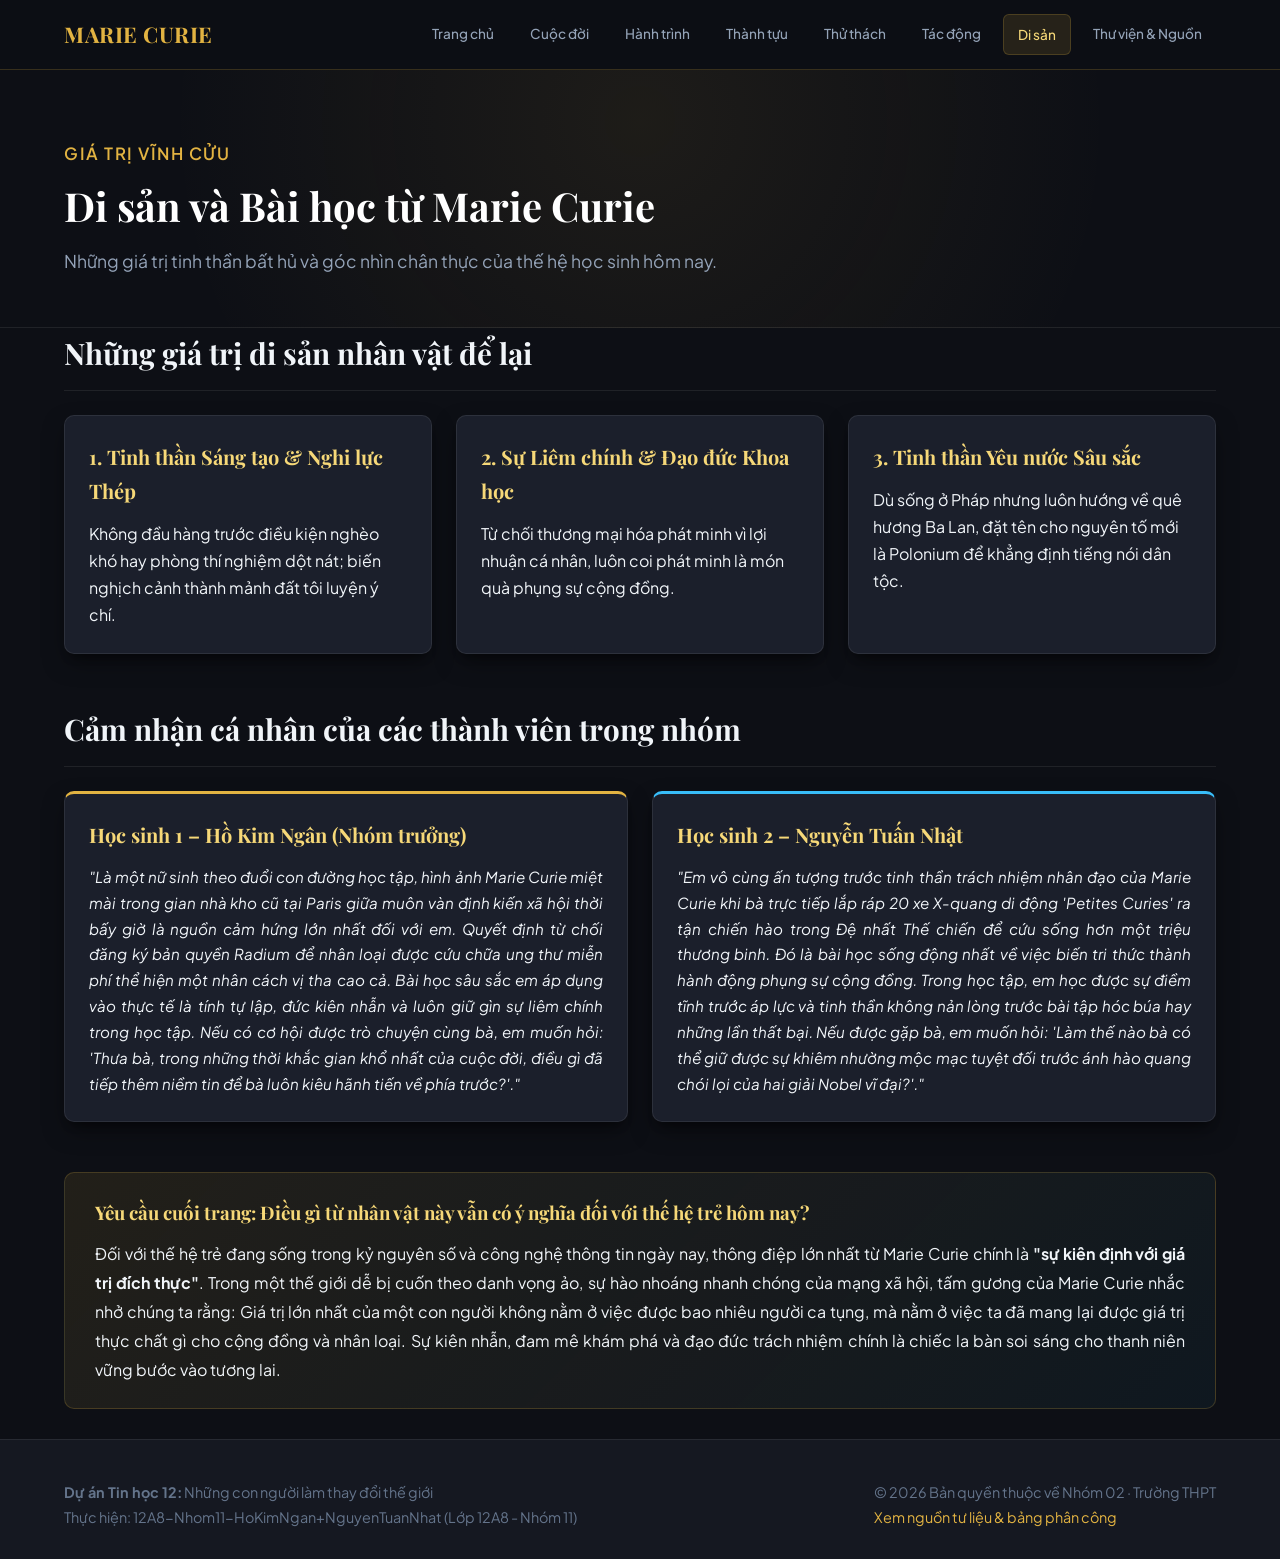
<file: disan_baihoc.html>
<!DOCTYPE html>
<html lang="vi">
<head>
  <meta charset="UTF-8">
  <meta name="viewport" content="width=device-width, initial-scale=1.0">
  <title>Di sản và bài học từ Marie Curie</title>
  <link rel="stylesheet" href="style.css">
  <link href="https://fonts.googleapis.com/css2?family=Playfair+Display:ital,wght@0,600;0,700;1,400&family=Plus+Jakarta+Sans:wght@400;500;600;700&display=swap" rel="stylesheet">
</head>
<body>
<header class="site-header">
  <div class="container header-inner">
    <a href="index.html" class="brand-title">MARIE CURIE</a>
    <nav class="main-nav">
      <ul>
        <li><a href="index.html" class="">Trang chủ</a></li>
        <li><a href="cuocdoi.html" class="">Cuộc đời</a></li>
        <li><a href="hanhtrinh.html" class="">Hành trình</a></li>
        <li><a href="thanhtuu.html" class="">Thành tựu</a></li>
        <li><a href="thuthach.html" class="">Thử thách</a></li>
        <li><a href="tacdong.html" class="">Tác động</a></li>
        <li><a href="disan_baihoc.html" class="active">Di sản</a></li>
        <li><a href="thuvien_nguon.html" class="">Thư viện & Nguồn</a></li>
      </ul>
    </nav>
  </div>
</header>

  <section class="hero-banner">
    <div class="container">
      <p class="page-subtitle">Giá trị vĩnh cửu</p>
      <h1 class="page-title">Di sản và Bài học từ Marie Curie</h1>
      <p class="section-desc">Những giá trị tinh thần bất hủ và góc nhìn chân thực của thế hệ học sinh hôm nay.</p>
    </div>
  </section>

  <main class="container">
    <section class="content-section">
      <h2 class="section-heading">Những giá trị di sản nhân vật để lại</h2>
      <div class="card-grid">
        <div class="card">
          <h3 class="card-title">1. Tinh thần Sáng tạo & Nghi lực Thép</h3>
          <p>Không đầu hàng trước điều kiện nghèo khó hay phòng thí nghiệm dột nát; biến nghịch cảnh thành mảnh đất tôi luyện ý chí.</p>
        </div>
        <div class="card">
          <h3 class="card-title">2. Sự Liêm chính & Đạo đức Khoa học</h3>
          <p>Từ chối thương mại hóa phát minh vì lợi nhuận cá nhân, luôn coi phát minh là món quà phụng sự cộng đồng.</p>
        </div>
        <div class="card">
          <h3 class="card-title">3. Tinh thần Yêu nước Sâu sắc</h3>
          <p>Dù sống ở Pháp nhưng luôn hướng về quê hương Ba Lan, đặt tên cho nguyên tố mới là Polonium để khẳng định tiếng nói dân tộc.</p>
        </div>
      </div>
    </section>

    <section class="content-section">
      <h2 class="section-heading">Cảm nhận cá nhân của các thành viên trong nhóm</h2>
      <div class="card-grid">
        
        <div class="card" style="border-top: 3px solid var(--accent-gold);">
          <h3 class="card-title">Học sinh 1 – Hồ Kim Ngân (Nhóm trưởng)</h3>
          <p style="text-align: justify; font-size: 0.95rem; line-height: 1.7;">
            <em>"Là một nữ sinh theo đuổi con đường học tập, hình ảnh Marie Curie miệt mài trong gian nhà kho cũ tại Paris giữa muôn vàn định kiến xã hội thời bấy giờ là nguồn cảm hứng lớn nhất đối với em. Quyết định từ chối đăng ký bản quyền Radium để nhân loại được cứu chữa ung thư miễn phí thể hiện một nhân cách vị tha cao cả. Bài học sâu sắc em áp dụng vào thực tế là tính tự lập, đức kiên nhẫn và luôn giữ gìn sự liêm chính trong học tập. Nếu có cơ hội được trò chuyện cùng bà, em muốn hỏi: 'Thưa bà, trong những thời khắc gian khổ nhất của cuộc đời, điều gì đã tiếp thêm niềm tin để bà luôn kiêu hãnh tiến về phía trước?'."</em>
          </p>
        </div>

        <div class="card" style="border-top: 3px solid #38bdf8;">
          <h3 class="card-title">Học sinh 2 – Nguyễn Tuấn Nhật</h3>
          <p style="text-align: justify; font-size: 0.95rem; line-height: 1.7;">
            <em>"Em vô cùng ấn tượng trước tinh thần trách nhiệm nhân đạo của Marie Curie khi bà trực tiếp lắp ráp 20 xe X-quang di động 'Petites Curies' ra tận chiến hào trong Đệ nhất Thế chiến để cứu sống hơn một triệu thương binh. Đó là bài học sống động nhất về việc biến tri thức thành hành động phụng sự cộng đồng. Trong học tập, em học được sự điềm tĩnh trước áp lực và tinh thần không nản lòng trước bài tập hóc búa hay những lần thất bại. Nếu được gặp bà, em muốn hỏi: 'Làm thế nào bà có thể giữ được sự khiêm nhường mộc mạc tuyệt đối trước ánh hào quang chói lọi của hai giải Nobel vĩ đại?'."</em>
          </p>
        </div>

      </div>
    </section>

    <section class="content-section highlight-box">
      <h3>Yêu cầu cuối trang: Điều gì từ nhân vật này vẫn có ý nghĩa đối với thế hệ trẻ hôm nay?</h3>
      <p style="text-align: justify; color: #f1f5f9; line-height: 1.8;">
        Đối với thế hệ trẻ đang sống trong kỷ nguyên số và công nghệ thông tin ngày nay, thông điệp lớn nhất từ Marie Curie chính là <strong>"sự kiên định với giá trị đích thực"</strong>. Trong một thế giới dễ bị cuốn theo danh vọng ảo, sự hào nhoáng nhanh chóng của mạng xã hội, tấm gương của Marie Curie nhắc nhở chúng ta rằng: Giá trị lớn nhất của một con người không nằm ở việc được bao nhiêu người ca tụng, mà nằm ở việc ta đã mang lại được giá trị thực chất gì cho cộng đồng và nhân loại. Sự kiên nhẫn, đam mê khám phá và đạo đức trách nhiệm chính là chiếc la bàn soi sáng cho thanh niên vững bước vào tương lai.
      </p>
    </section>
  </main>

<footer class="site-footer">
  <div class="container footer-content">
    <div>
      <p><strong>Dự án Tin học 12:</strong> Những con người làm thay đổi thế giới</p>
      <p>Thực hiện: 12A8-Nhom11-HoKimNgan+NguyenTuanNhat (Lớp 12A8 - Nhóm 11)</p>
    </div>
    <div>
      <p>&copy; 2026 Bản quyền thuộc về Nhóm 02 · Trường THPT</p>
      <p><a href="thuvien_nguon.html" style="color: var(--accent-gold); text-decoration: none;">Xem nguồn tư liệu & bảng phân công</a></p>
    </div>
  </div>
</footer>
</body>
</html>
</file>
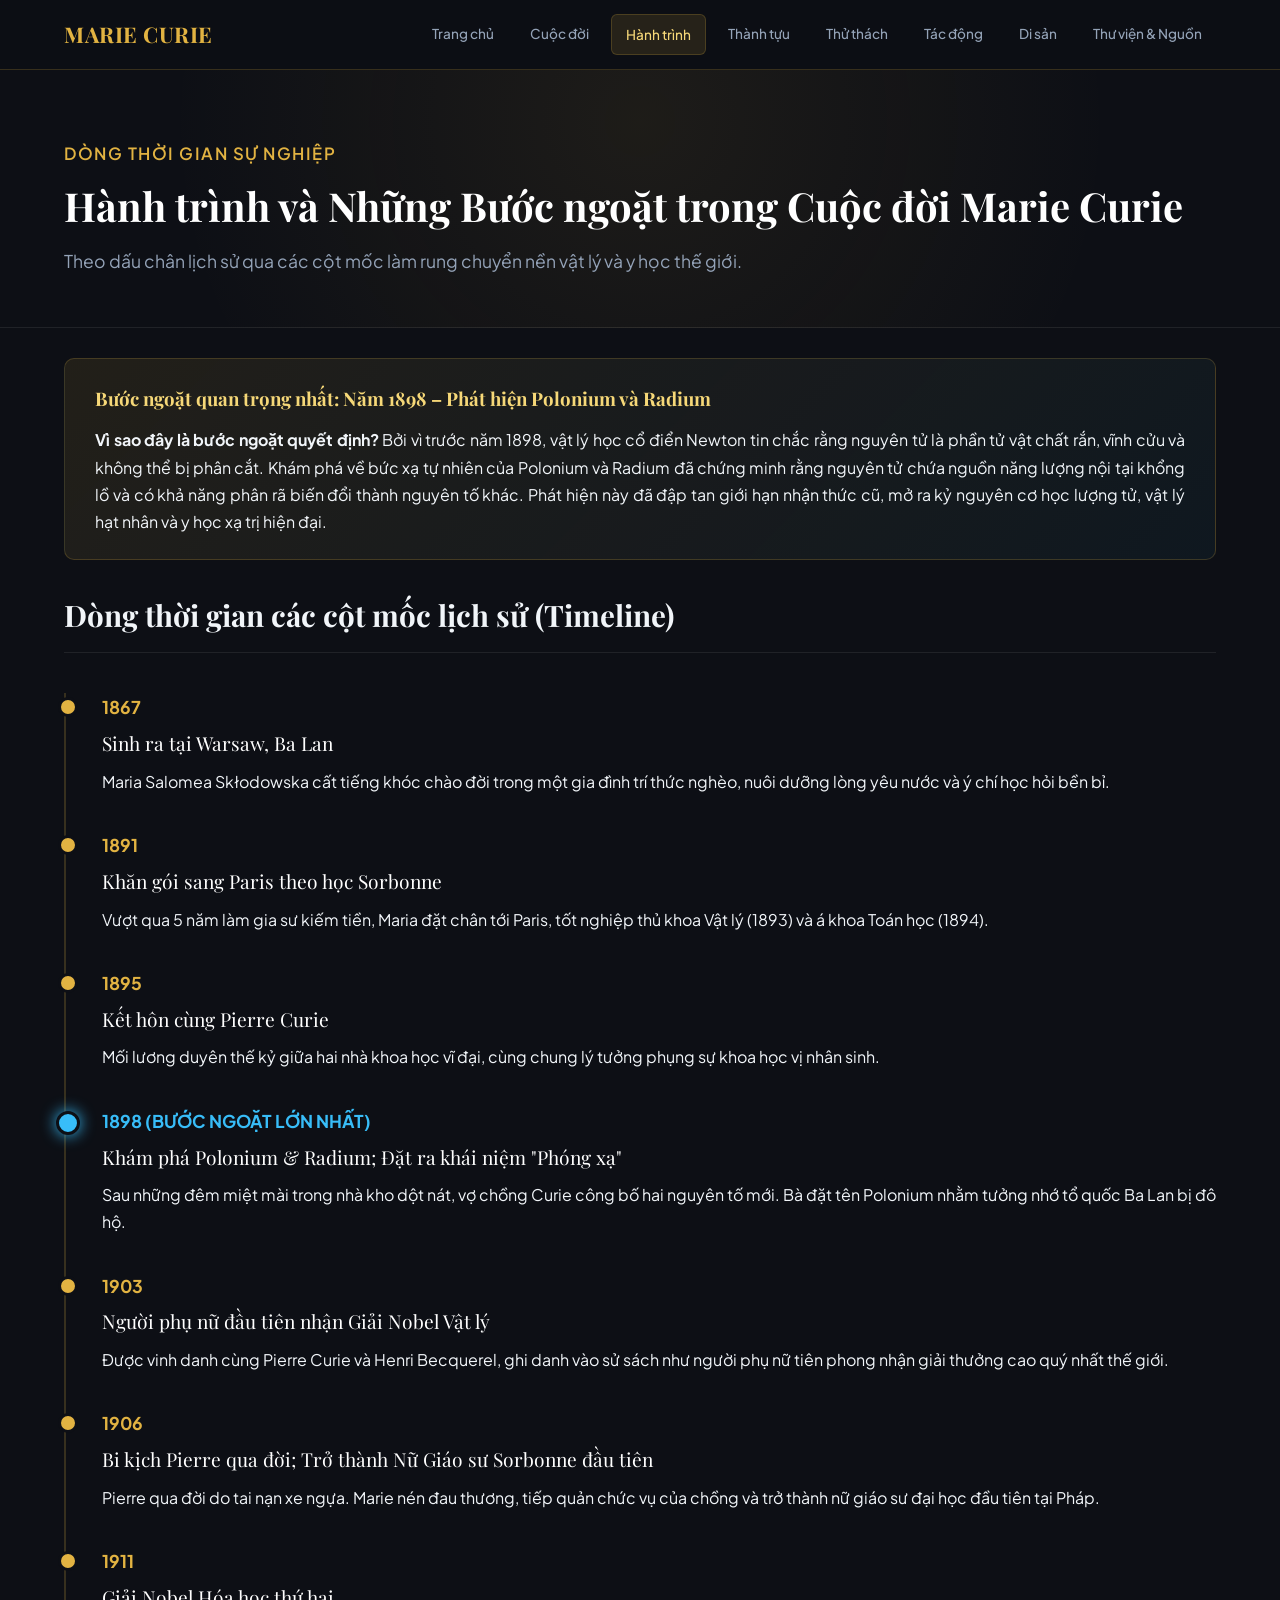
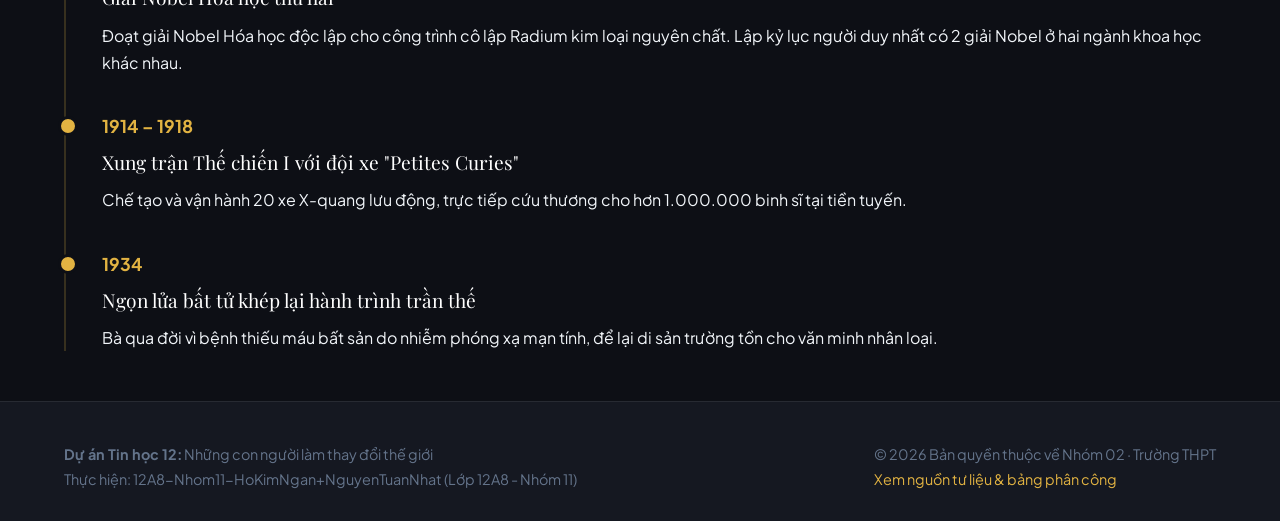
<file: hanhtrinh.html>
<!DOCTYPE html>
<html lang="vi">
<head>
  <meta charset="UTF-8">
  <meta name="viewport" content="width=device-width, initial-scale=1.0">
  <title>Hành trình và những bước ngoặt của Marie Curie</title>
  <link rel="stylesheet" href="style.css">
  <link href="https://fonts.googleapis.com/css2?family=Playfair+Display:ital,wght@0,600;0,700;1,400&family=Plus+Jakarta+Sans:wght@400;500;600;700&display=swap" rel="stylesheet">
</head>
<body>
<header class="site-header">
  <div class="container header-inner">
    <a href="index.html" class="brand-title">MARIE CURIE</a>
    <nav class="main-nav">
      <ul>
        <li><a href="index.html" class="">Trang chủ</a></li>
        <li><a href="cuocdoi.html" class="">Cuộc đời</a></li>
        <li><a href="hanhtrinh.html" class="active">Hành trình</a></li>
        <li><a href="thanhtuu.html" class="">Thành tựu</a></li>
        <li><a href="thuthach.html" class="">Thử thách</a></li>
        <li><a href="tacdong.html" class="">Tác động</a></li>
        <li><a href="disan_baihoc.html" class="">Di sản</a></li>
        <li><a href="thuvien_nguon.html" class="">Thư viện & Nguồn</a></li>
      </ul>
    </nav>
  </div>
</header>

  <section class="hero-banner">
    <div class="container">
      <p class="page-subtitle">Dòng thời gian sự nghiệp</p>
      <h1 class="page-title">Hành trình và Những Bước ngoặt trong Cuộc đời Marie Curie</h1>
      <p class="section-desc">Theo dấu chân lịch sử qua các cột mốc làm rung chuyển nền vật lý và y học thế giới.</p>
    </div>
  </section>

  <main class="container">
    <section class="content-section highlight-box">
      <h3>Bước ngoặt quan trọng nhất: Năm 1898 – Phát hiện Polonium và Radium</h3>
      <p style="text-align: justify; color: #f1f5f9;">
        <strong>Vì sao đây là bước ngoặt quyết định?</strong> Bởi vì trước năm 1898, vật lý học cổ điển Newton tin chắc rằng nguyên tử là phần tử vật chất rắn, vĩnh cửu và không thể bị phân cắt. Khám phá về bức xạ tự nhiên của Polonium và Radium đã chứng minh rằng nguyên tử chứa nguồn năng lượng nội tại khổng lồ và có khả năng phân rã biến đổi thành nguyên tố khác. Phát hiện này đã đập tan giới hạn nhận thức cũ, mở ra kỷ nguyên cơ học lượng tử, vật lý hạt nhân và y học xạ trị hiện đại.
      </p>
    </section>

    <section class="content-section">
      <h2 class="section-heading">Dòng thời gian các cột mốc lịch sử (Timeline)</h2>
      <div class="timeline">
        <div class="timeline-item">
          <div class="timeline-year">1867</div>
          <div class="timeline-title">Sinh ra tại Warsaw, Ba Lan</div>
          <p>Maria Salomea Skłodowska cất tiếng khóc chào đời trong một gia đình trí thức nghèo, nuôi dưỡng lòng yêu nước và ý chí học hỏi bền bỉ.</p>
        </div>

        <div class="timeline-item">
          <div class="timeline-year">1891</div>
          <div class="timeline-title">Khăn gói sang Paris theo học Sorbonne</div>
          <p>Vượt qua 5 năm làm gia sư kiếm tiền, Maria đặt chân tới Paris, tốt nghiệp thủ khoa Vật lý (1893) và á khoa Toán học (1894).</p>
        </div>

        <div class="timeline-item">
          <div class="timeline-year">1895</div>
          <div class="timeline-title">Kết hôn cùng Pierre Curie</div>
          <p>Mối lương duyên thế kỷ giữa hai nhà khoa học vĩ đại, cùng chung lý tưởng phụng sự khoa học vị nhân sinh.</p>
        </div>

        <div class="timeline-item key-turning-point">
          <div class="timeline-year" style="color: #38bdf8;">1898 (BƯỚC NGOẶT LỚN NHẤT)</div>
          <div class="timeline-title">Khám phá Polonium & Radium; Đặt ra khái niệm "Phóng xạ"</div>
          <p>Sau những đêm miệt mài trong nhà kho dột nát, vợ chồng Curie công bố hai nguyên tố mới. Bà đặt tên Polonium nhằm tưởng nhớ tổ quốc Ba Lan bị đô hộ.</p>
        </div>

        <div class="timeline-item">
          <div class="timeline-year">1903</div>
          <div class="timeline-title">Người phụ nữ đầu tiên nhận Giải Nobel Vật lý</div>
          <p>Được vinh danh cùng Pierre Curie và Henri Becquerel, ghi danh vào sử sách như người phụ nữ tiên phong nhận giải thưởng cao quý nhất thế giới.</p>
        </div>

        <div class="timeline-item">
          <div class="timeline-year">1906</div>
          <div class="timeline-title">Bi kịch Pierre qua đời; Trở thành Nữ Giáo sư Sorbonne đầu tiên</div>
          <p>Pierre qua đời do tai nạn xe ngựa. Marie nén đau thương, tiếp quản chức vụ của chồng và trở thành nữ giáo sư đại học đầu tiên tại Pháp.</p>
        </div>

        <div class="timeline-item">
          <div class="timeline-year">1911</div>
          <div class="timeline-title">Giải Nobel Hóa học thứ hai</div>
          <p>Đoạt giải Nobel Hóa học độc lập cho công trình cô lập Radium kim loại nguyên chất. Lập kỷ lục người duy nhất có 2 giải Nobel ở hai ngành khoa học khác nhau.</p>
        </div>

        <div class="timeline-item">
          <div class="timeline-year">1914 – 1918</div>
          <div class="timeline-title">Xung trận Thế chiến I với đội xe "Petites Curies"</div>
          <p>Chế tạo và vận hành 20 xe X-quang lưu động, trực tiếp cứu thương cho hơn 1.000.000 binh sĩ tại tiền tuyến.</p>
        </div>

        <div class="timeline-item">
          <div class="timeline-year">1934</div>
          <div class="timeline-title">Ngọn lửa bất tử khép lại hành trình trần thế</div>
          <p>Bà qua đời vì bệnh thiếu máu bất sản do nhiễm phóng xạ mạn tính, để lại di sản trường tồn cho văn minh nhân loại.</p>
        </div>
      </div>
    </section>
  </main>

<footer class="site-footer">
  <div class="container footer-content">
    <div>
      <p><strong>Dự án Tin học 12:</strong> Những con người làm thay đổi thế giới</p>
      <p>Thực hiện: 12A8-Nhom11-HoKimNgan+NguyenTuanNhat (Lớp 12A8 - Nhóm 11)</p>
    </div>
    <div>
      <p>&copy; 2026 Bản quyền thuộc về Nhóm 02 · Trường THPT</p>
      <p><a href="thuvien_nguon.html" style="color: var(--accent-gold); text-decoration: none;">Xem nguồn tư liệu & bảng phân công</a></p>
    </div>
  </div>
</footer>
</body>
</html>
</file>
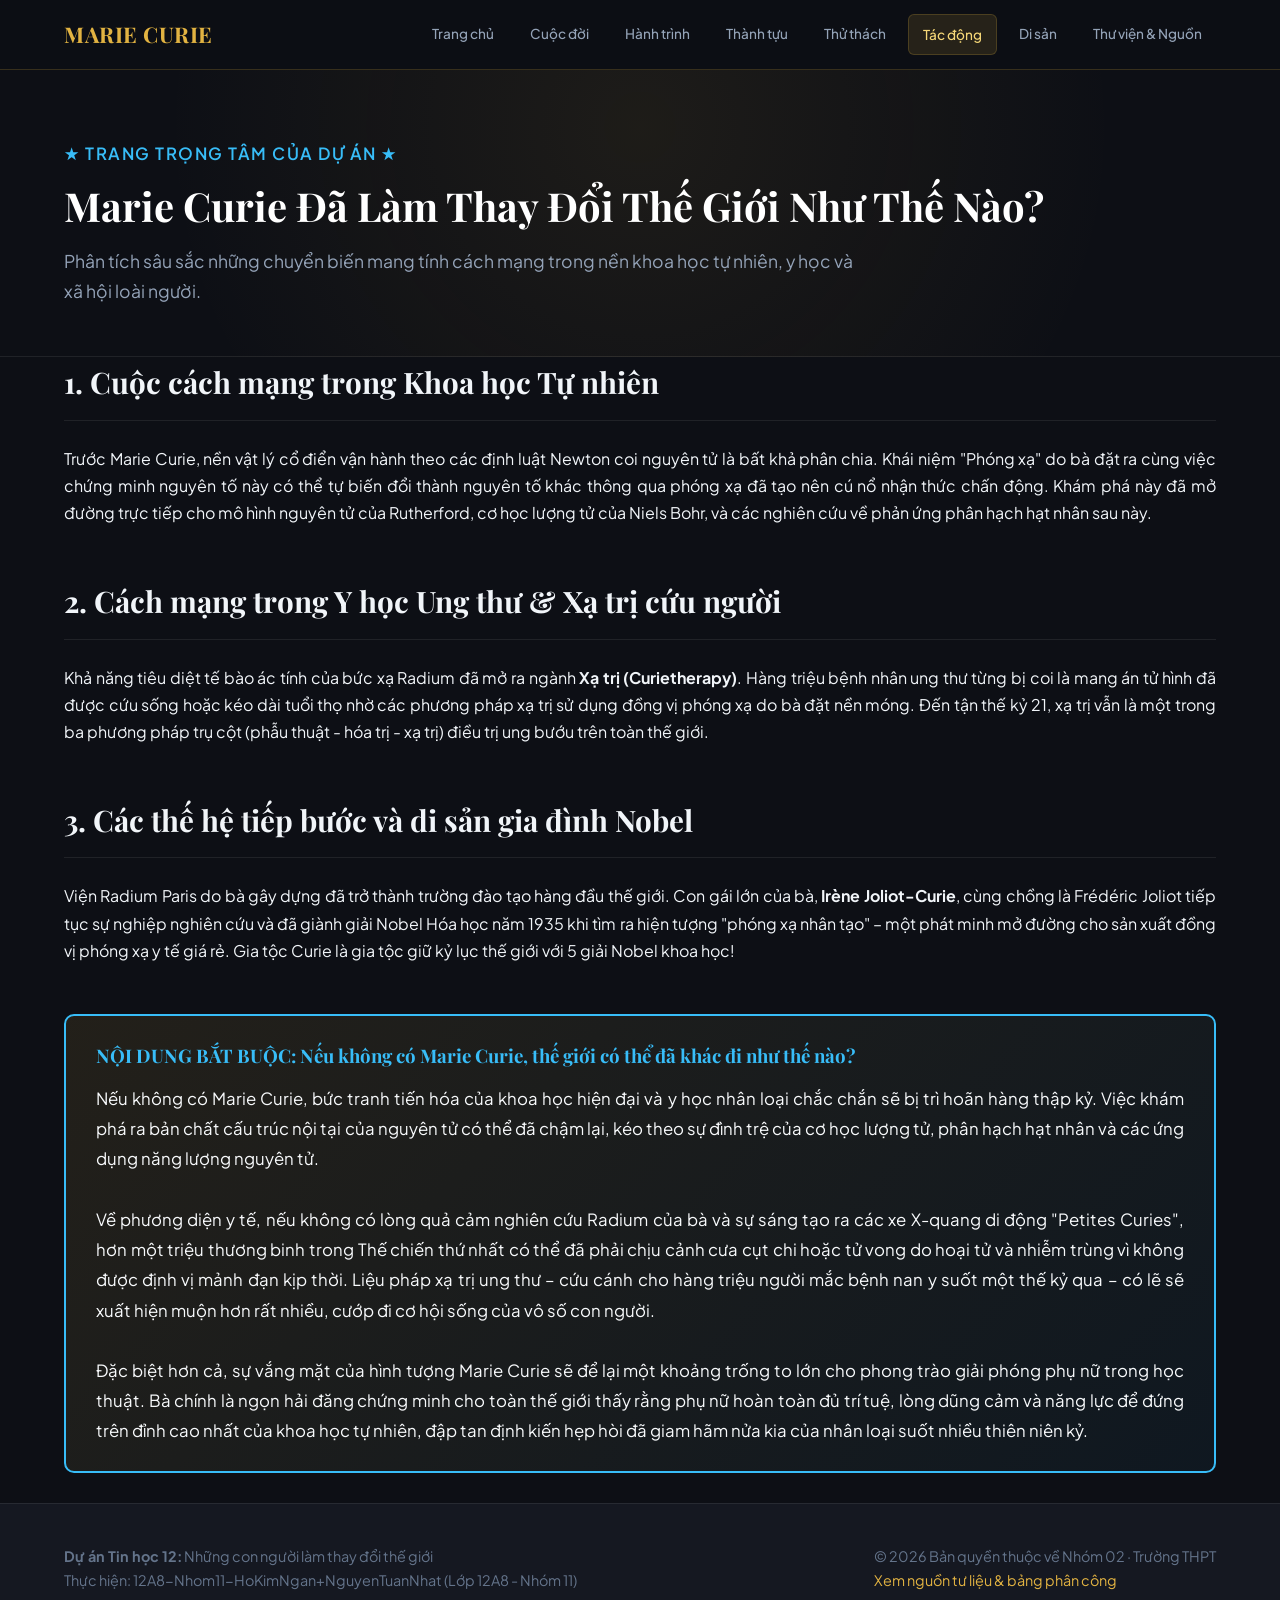
<file: tacdong.html>
<!DOCTYPE html>
<html lang="vi">
<head>
  <meta charset="UTF-8">
  <meta name="viewport" content="width=device-width, initial-scale=1.0">
  <title>Marie Curie đã làm thay đổi thế giới như thế nào?</title>
  <link rel="stylesheet" href="style.css">
  <link href="https://fonts.googleapis.com/css2?family=Playfair+Display:ital,wght@0,600;0,700;1,400&family=Plus+Jakarta+Sans:wght@400;500;600;700&display=swap" rel="stylesheet">
</head>
<body>
<header class="site-header">
  <div class="container header-inner">
    <a href="index.html" class="brand-title">MARIE CURIE</a>
    <nav class="main-nav">
      <ul>
        <li><a href="index.html" class="">Trang chủ</a></li>
        <li><a href="cuocdoi.html" class="">Cuộc đời</a></li>
        <li><a href="hanhtrinh.html" class="">Hành trình</a></li>
        <li><a href="thanhtuu.html" class="">Thành tựu</a></li>
        <li><a href="thuthach.html" class="">Thử thách</a></li>
        <li><a href="tacdong.html" class="active">Tác động</a></li>
        <li><a href="disan_baihoc.html" class="">Di sản</a></li>
        <li><a href="thuvien_nguon.html" class="">Thư viện & Nguồn</a></li>
      </ul>
    </nav>
  </div>
</header>

  <section class="hero-banner">
    <div class="container">
      <p class="page-subtitle" style="color: #38bdf8;">★ TRANG TRỌNG TÂM CỦA DỰ ÁN ★</p>
      <h1 class="page-title">Marie Curie Đã Làm Thay Đổi Thế Giới Như Thế Nào?</h1>
      <p class="section-desc">Phân tích sâu sắc những chuyển biến mang tính cách mạng trong nền khoa học tự nhiên, y học và xã hội loài người.</p>
    </div>
  </section>

  <main class="container">
    <section class="content-section">
      <h2 class="section-heading">1. Cuộc cách mạng trong Khoa học Tự nhiên</h2>
      <p style="margin-bottom: 14px; text-align: justify;">
        Trước Marie Curie, nền vật lý cổ điển vận hành theo các định luật Newton coi nguyên tử là bất khả phân chia. Khái niệm "Phóng xạ" do bà đặt ra cùng việc chứng minh nguyên tố này có thể tự biến đổi thành nguyên tố khác thông qua phóng xạ đã tạo nên cú nổ nhận thức chấn động. Khám phá này đã mở đường trực tiếp cho mô hình nguyên tử của Rutherford, cơ học lượng tử của Niels Bohr, và các nghiên cứu về phản ứng phân hạch hạt nhân sau này.
      </p>
    </section>

    <section class="content-section">
      <h2 class="section-heading">2. Cách mạng trong Y học Ung thư & Xạ trị cứu người</h2>
      <p style="margin-bottom: 14px; text-align: justify;">
        Khả năng tiêu diệt tế bào ác tính của bức xạ Radium đã mở ra ngành <strong>Xạ trị (Curietherapy)</strong>. Hàng triệu bệnh nhân ung thư từng bị coi là mang án tử hình đã được cứu sống hoặc kéo dài tuổi thọ nhờ các phương pháp xạ trị sử dụng đồng vị phóng xạ do bà đặt nền móng. Đến tận thế kỷ 21, xạ trị vẫn là một trong ba phương pháp trụ cột (phẫu thuật - hóa trị - xạ trị) điều trị ung bướu trên toàn thế giới.
      </p>
    </section>

    <section class="content-section">
      <h2 class="section-heading">3. Các thế hệ tiếp bước và di sản gia đình Nobel</h2>
      <p style="margin-bottom: 14px; text-align: justify;">
        Viện Radium Paris do bà gây dựng đã trở thành trường đào tạo hàng đầu thế giới. Con gái lớn của bà, <strong>Irène Joliot-Curie</strong>, cùng chồng là Frédéric Joliot tiếp tục sự nghiệp nghiên cứu và đã giành giải Nobel Hóa học năm 1935 khi tìm ra hiện tượng "phóng xạ nhân tạo" – một phát minh mở đường cho sản xuất đồng vị phóng xạ y tế giá rẻ. Gia tộc Curie là gia tộc giữ kỷ lục thế giới với 5 giải Nobel khoa học!
      </p>
    </section>

    <section class="content-section highlight-box" style="border: 2px solid #38bdf8;">
      <h3 style="color: #38bdf8;">NỘI DUNG BẮT BUỘC: Nếu không có Marie Curie, thế giới có thể đã khác đi như thế nào?</h3>
      <p style="text-align: justify; line-height: 1.8; color: #f8fafc; font-size: 1.05rem;">
        Nếu không có Marie Curie, bức tranh tiến hóa của khoa học hiện đại và y học nhân loại chắc chắn sẽ bị trì hoãn hàng thập kỷ. Việc khám phá ra bản chất cấu trúc nội tại của nguyên tử có thể đã chậm lại, kéo theo sự đình trệ của cơ học lượng tử, phân hạch hạt nhân và các ứng dụng năng lượng nguyên tử. 
        <br><br>
        Về phương diện y tế, nếu không có lòng quả cảm nghiên cứu Radium của bà và sự sáng tạo ra các xe X-quang di động "Petites Curies", hơn một triệu thương binh trong Thế chiến thứ nhất có thể đã phải chịu cảnh cưa cụt chi hoặc tử vong do hoại tử và nhiễm trùng vì không được định vị mảnh đạn kịp thời. Liệu pháp xạ trị ung thư – cứu cánh cho hàng triệu người mắc bệnh nan y suốt một thế kỷ qua – có lẽ sẽ xuất hiện muộn hơn rất nhiều, cướp đi cơ hội sống của vô số con người.
        <br><br>
        Đặc biệt hơn cả, sự vắng mặt của hình tượng Marie Curie sẽ để lại một khoảng trống to lớn cho phong trào giải phóng phụ nữ trong học thuật. Bà chính là ngọn hải đăng chứng minh cho toàn thế giới thấy rằng phụ nữ hoàn toàn đủ trí tuệ, lòng dũng cảm và năng lực để đứng trên đỉnh cao nhất của khoa học tự nhiên, đập tan định kiến hẹp hòi đã giam hãm nửa kia của nhân loại suốt nhiều thiên niên kỷ.
      </p>
    </section>
  </main>

<footer class="site-footer">
  <div class="container footer-content">
    <div>
      <p><strong>Dự án Tin học 12:</strong> Những con người làm thay đổi thế giới</p>
      <p>Thực hiện: 12A8-Nhom11-HoKimNgan+NguyenTuanNhat (Lớp 12A8 - Nhóm 11)</p>
    </div>
    <div>
      <p>&copy; 2026 Bản quyền thuộc về Nhóm 02 · Trường THPT</p>
      <p><a href="thuvien_nguon.html" style="color: var(--accent-gold); text-decoration: none;">Xem nguồn tư liệu & bảng phân công</a></p>
    </div>
  </div>
</footer>
</body>
</html>
</file>
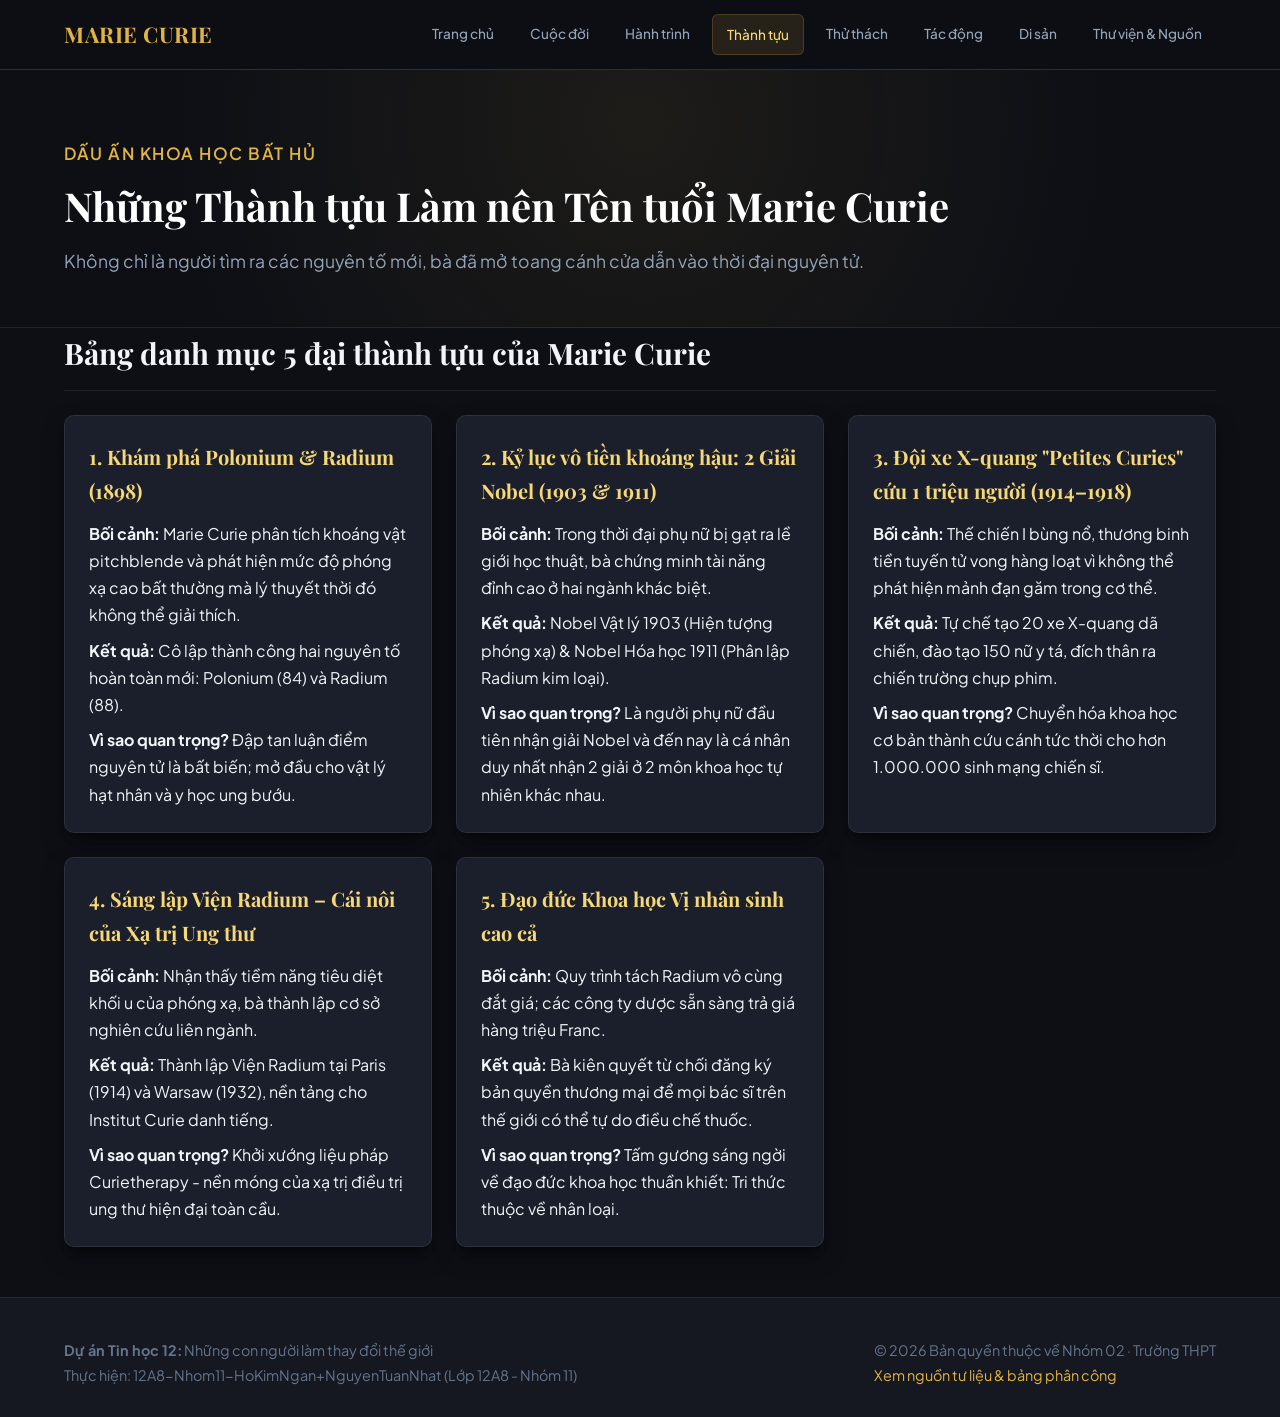
<file: thanhtuu.html>
<!DOCTYPE html>
<html lang="vi">
<head>
  <meta charset="UTF-8">
  <meta name="viewport" content="width=device-width, initial-scale=1.0">
  <title>Những thành tựu làm nên tên tuổi Marie Curie</title>
  <link rel="stylesheet" href="style.css">
  <link href="https://fonts.googleapis.com/css2?family=Playfair+Display:ital,wght@0,600;0,700;1,400&family=Plus+Jakarta+Sans:wght@400;500;600;700&display=swap" rel="stylesheet">
</head>
<body>
<header class="site-header">
  <div class="container header-inner">
    <a href="index.html" class="brand-title">MARIE CURIE</a>
    <nav class="main-nav">
      <ul>
        <li><a href="index.html" class="">Trang chủ</a></li>
        <li><a href="cuocdoi.html" class="">Cuộc đời</a></li>
        <li><a href="hanhtrinh.html" class="">Hành trình</a></li>
        <li><a href="thanhtuu.html" class="active">Thành tựu</a></li>
        <li><a href="thuthach.html" class="">Thử thách</a></li>
        <li><a href="tacdong.html" class="">Tác động</a></li>
        <li><a href="disan_baihoc.html" class="">Di sản</a></li>
        <li><a href="thuvien_nguon.html" class="">Thư viện & Nguồn</a></li>
      </ul>
    </nav>
  </div>
</header>

  <section class="hero-banner">
    <div class="container">
      <p class="page-subtitle">Dấu ấn khoa học bất hủ</p>
      <h1 class="page-title">Những Thành tựu Làm nên Tên tuổi Marie Curie</h1>
      <p class="section-desc">Không chỉ là người tìm ra các nguyên tố mới, bà đã mở toang cánh cửa dẫn vào thời đại nguyên tử.</p>
    </div>
  </section>

  <main class="container">
    <section class="content-section">
      <h2 class="section-heading">Bảng danh mục 5 đại thành tựu của Marie Curie</h2>
      <div class="card-grid">
        
        <div class="card">
          <h3 class="card-title">1. Khám phá Polonium & Radium (1898)</h3>
          <p><strong>Bối cảnh:</strong> Marie Curie phân tích khoáng vật pitchblende và phát hiện mức độ phóng xạ cao bất thường mà lý thuyết thời đó không thể giải thích.</p>
          <p style="margin-top: 8px;"><strong>Kết quả:</strong> Cô lập thành công hai nguyên tố hoàn toàn mới: Polonium (84) và Radium (88).</p>
          <p style="margin-top: 8px;"><strong>Vì sao quan trọng?</strong> Đập tan luận điểm nguyên tử là bất biến; mở đầu cho vật lý hạt nhân và y học ung bướu.</p>
        </div>

        <div class="card">
          <h3 class="card-title">2. Kỷ lục vô tiền khoáng hậu: 2 Giải Nobel (1903 & 1911)</h3>
          <p><strong>Bối cảnh:</strong> Trong thời đại phụ nữ bị gạt ra lề giới học thuật, bà chứng minh tài năng đỉnh cao ở hai ngành khác biệt.</p>
          <p style="margin-top: 8px;"><strong>Kết quả:</strong> Nobel Vật lý 1903 (Hiện tượng phóng xạ) & Nobel Hóa học 1911 (Phân lập Radium kim loại).</p>
          <p style="margin-top: 8px;"><strong>Vì sao quan trọng?</strong> Là người phụ nữ đầu tiên nhận giải Nobel và đến nay là cá nhân duy nhất nhận 2 giải ở 2 môn khoa học tự nhiên khác nhau.</p>
        </div>

        <div class="card">
          <h3 class="card-title">3. Đội xe X-quang "Petites Curies" cứu 1 triệu người (1914–1918)</h3>
          <p><strong>Bối cảnh:</strong> Thế chiến I bùng nổ, thương binh tiền tuyến tử vong hàng loạt vì không thể phát hiện mảnh đạn găm trong cơ thể.</p>
          <p style="margin-top: 8px;"><strong>Kết quả:</strong> Tự chế tạo 20 xe X-quang dã chiến, đào tạo 150 nữ y tá, đích thân ra chiến trường chụp phim.</p>
          <p style="margin-top: 8px;"><strong>Vì sao quan trọng?</strong> Chuyển hóa khoa học cơ bản thành cứu cánh tức thời cho hơn 1.000.000 sinh mạng chiến sĩ.</p>
        </div>

        <div class="card">
          <h3 class="card-title">4. Sáng lập Viện Radium – Cái nôi của Xạ trị Ung thư</h3>
          <p><strong>Bối cảnh:</strong> Nhận thấy tiềm năng tiêu diệt khối u của phóng xạ, bà thành lập cơ sở nghiên cứu liên ngành.</p>
          <p style="margin-top: 8px;"><strong>Kết quả:</strong> Thành lập Viện Radium tại Paris (1914) và Warsaw (1932), nền tảng cho Institut Curie danh tiếng.</p>
          <p style="margin-top: 8px;"><strong>Vì sao quan trọng?</strong> Khởi xướng liệu pháp Curietherapy - nền móng của xạ trị điều trị ung thư hiện đại toàn cầu.</p>
        </div>

        <div class="card">
          <h3 class="card-title">5. Đạo đức Khoa học Vị nhân sinh cao cả</h3>
          <p><strong>Bối cảnh:</strong> Quy trình tách Radium vô cùng đắt giá; các công ty dược sẵn sàng trả giá hàng triệu Franc.</p>
          <p style="margin-top: 8px;"><strong>Kết quả:</strong> Bà kiên quyết từ chối đăng ký bản quyền thương mại để mọi bác sĩ trên thế giới có thể tự do điều chế thuốc.</p>
          <p style="margin-top: 8px;"><strong>Vì sao quan trọng?</strong> Tấm gương sáng ngời về đạo đức khoa học thuần khiết: Tri thức thuộc về nhân loại.</p>
        </div>

      </div>
    </section>
  </main>

<footer class="site-footer">
  <div class="container footer-content">
    <div>
      <p><strong>Dự án Tin học 12:</strong> Những con người làm thay đổi thế giới</p>
      <p>Thực hiện: 12A8-Nhom11-HoKimNgan+NguyenTuanNhat (Lớp 12A8 - Nhóm 11)</p>
    </div>
    <div>
      <p>&copy; 2026 Bản quyền thuộc về Nhóm 02 · Trường THPT</p>
      <p><a href="thuvien_nguon.html" style="color: var(--accent-gold); text-decoration: none;">Xem nguồn tư liệu & bảng phân công</a></p>
    </div>
  </div>
</footer>
</body>
</html>
</file>
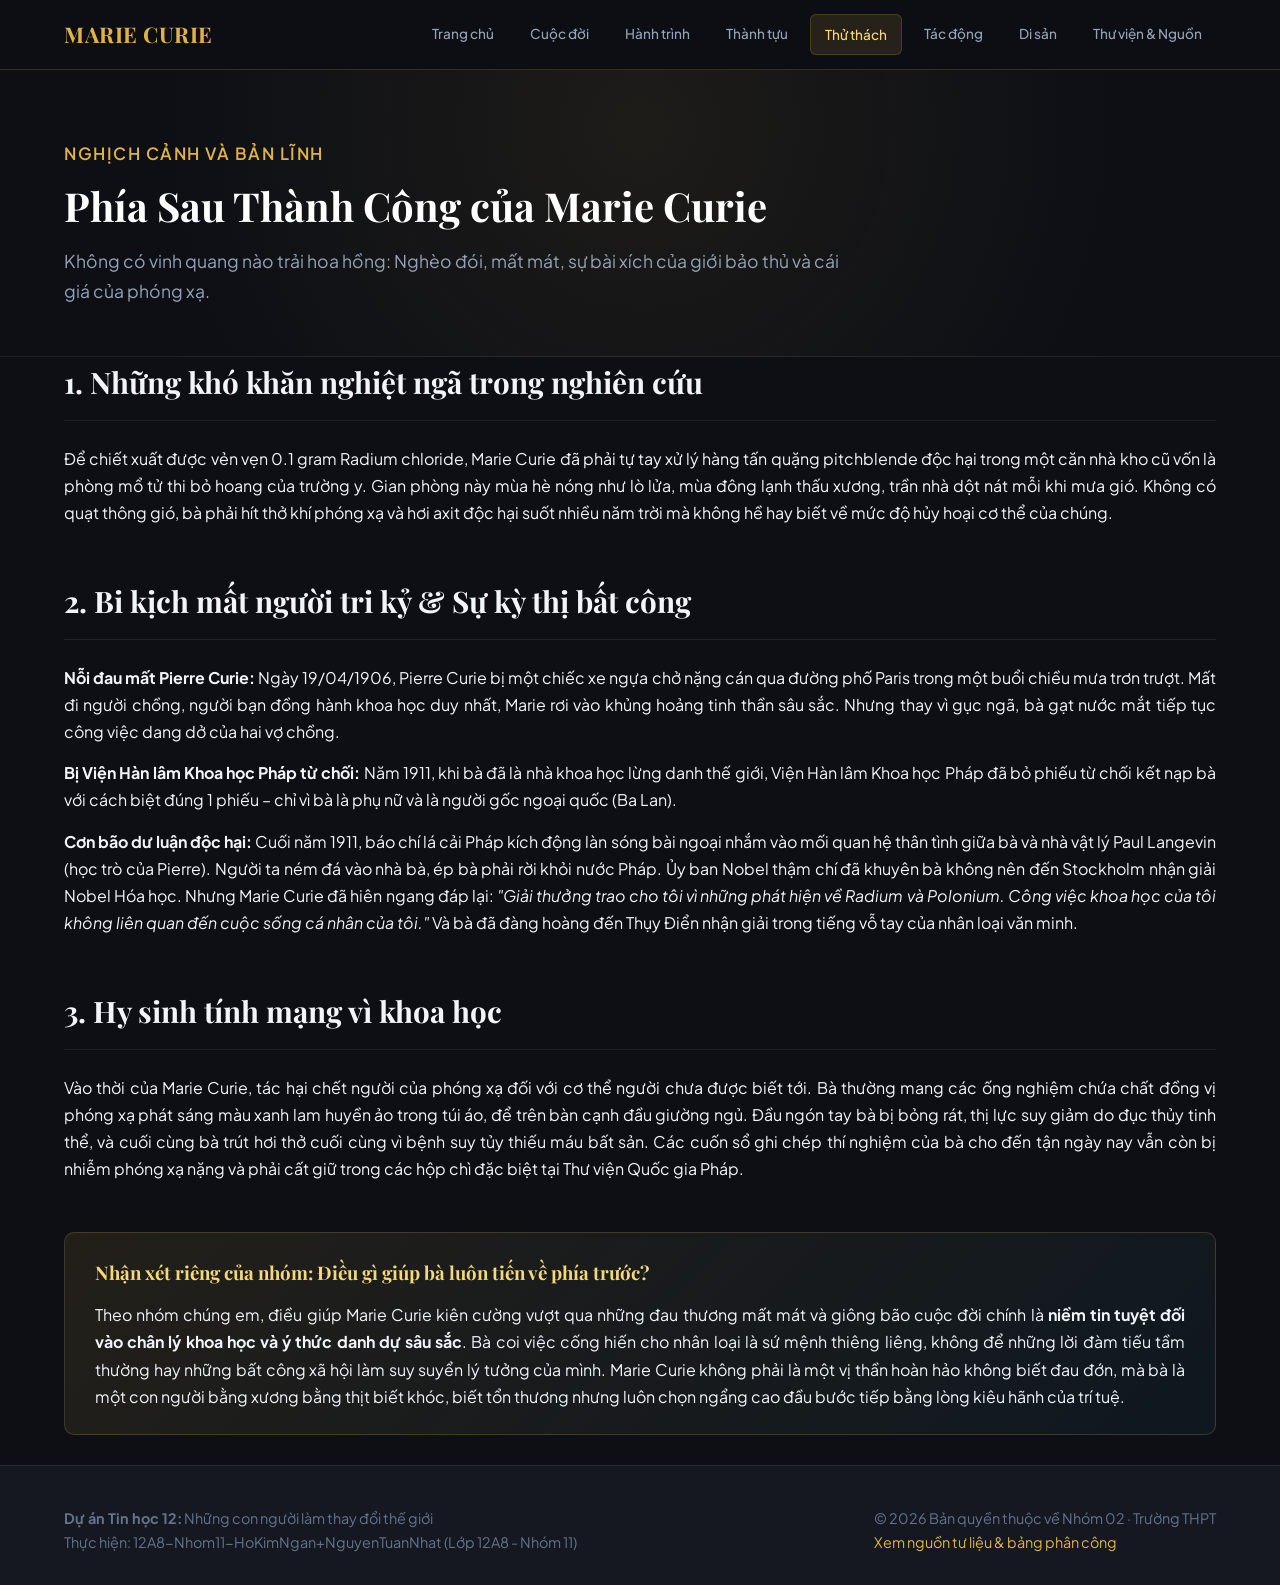
<file: thuthach.html>
<!DOCTYPE html>
<html lang="vi">
<head>
  <meta charset="UTF-8">
  <meta name="viewport" content="width=device-width, initial-scale=1.0">
  <title>Phía sau thành công của Marie Curie</title>
  <link rel="stylesheet" href="style.css">
  <link href="https://fonts.googleapis.com/css2?family=Playfair+Display:ital,wght@0,600;0,700;1,400&family=Plus+Jakarta+Sans:wght@400;500;600;700&display=swap" rel="stylesheet">
</head>
<body>
<header class="site-header">
  <div class="container header-inner">
    <a href="index.html" class="brand-title">MARIE CURIE</a>
    <nav class="main-nav">
      <ul>
        <li><a href="index.html" class="">Trang chủ</a></li>
        <li><a href="cuocdoi.html" class="">Cuộc đời</a></li>
        <li><a href="hanhtrinh.html" class="">Hành trình</a></li>
        <li><a href="thanhtuu.html" class="">Thành tựu</a></li>
        <li><a href="thuthach.html" class="active">Thử thách</a></li>
        <li><a href="tacdong.html" class="">Tác động</a></li>
        <li><a href="disan_baihoc.html" class="">Di sản</a></li>
        <li><a href="thuvien_nguon.html" class="">Thư viện & Nguồn</a></li>
      </ul>
    </nav>
  </div>
</header>

  <section class="hero-banner">
    <div class="container">
      <p class="page-subtitle">Nghịch cảnh và bản lĩnh</p>
      <h1 class="page-title">Phía Sau Thành Công của Marie Curie</h1>
      <p class="section-desc">Không có vinh quang nào trải hoa hồng: Nghèo đói, mất mát, sự bài xích của giới bảo thủ và cái giá của phóng xạ.</p>
    </div>
  </section>

  <main class="container">
    <section class="content-section">
      <h2 class="section-heading">1. Những khó khăn nghiệt ngã trong nghiên cứu</h2>
      <p style="margin-bottom: 14px; text-align: justify;">
        Để chiết xuất được vẻn vẹn 0.1 gram Radium chloride, Marie Curie đã phải tự tay xử lý hàng tấn quặng pitchblende độc hại trong một căn nhà kho cũ vốn là phòng mổ tử thi bỏ hoang của trường y. Gian phòng này mùa hè nóng như lò lửa, mùa đông lạnh thấu xương, trần nhà dột nát mỗi khi mưa gió. Không có quạt thông gió, bà phải hít thở khí phóng xạ và hơi axit độc hại suốt nhiều năm trời mà không hề hay biết về mức độ hủy hoại cơ thể của chúng.
      </p>
    </section>

    <section class="content-section">
      <h2 class="section-heading">2. Bi kịch mất người tri kỷ & Sự kỳ thị bất công</h2>
      <p style="margin-bottom: 14px; text-align: justify;">
        <strong>Nỗi đau mất Pierre Curie:</strong> Ngày 19/04/1906, Pierre Curie bị một chiếc xe ngựa chở nặng cán qua đường phố Paris trong một buổi chiều mưa trơn trượt. Mất đi người chồng, người bạn đồng hành khoa học duy nhất, Marie rơi vào khủng hoảng tinh thần sâu sắc. Nhưng thay vì gục ngã, bà gạt nước mắt tiếp tục công việc dang dở của hai vợ chồng.
      </p>
      <p style="margin-bottom: 14px; text-align: justify;">
        <strong>Bị Viện Hàn lâm Khoa học Pháp từ chối:</strong> Năm 1911, khi bà đã là nhà khoa học lừng danh thế giới, Viện Hàn lâm Khoa học Pháp đã bỏ phiếu từ chối kết nạp bà với cách biệt đúng 1 phiếu – chỉ vì bà là phụ nữ và là người gốc ngoại quốc (Ba Lan).
      </p>
      <p style="margin-bottom: 14px; text-align: justify;">
        <strong>Cơn bão dư luận độc hại:</strong> Cuối năm 1911, báo chí lá cải Pháp kích động làn sóng bài ngoại nhắm vào mối quan hệ thân tình giữa bà và nhà vật lý Paul Langevin (học trò của Pierre). Người ta ném đá vào nhà bà, ép bà phải rời khỏi nước Pháp. Ủy ban Nobel thậm chí đã khuyên bà không nên đến Stockholm nhận giải Nobel Hóa học. Nhưng Marie Curie đã hiên ngang đáp lại: <em>"Giải thưởng trao cho tôi vì những phát hiện về Radium và Polonium. Công việc khoa học của tôi không liên quan đến cuộc sống cá nhân của tôi."</em> Và bà đã đàng hoàng đến Thụy Điển nhận giải trong tiếng vỗ tay của nhân loại văn minh.
      </p>
    </section>

    <section class="content-section">
      <h2 class="section-heading">3. Hy sinh tính mạng vì khoa học</h2>
      <p style="margin-bottom: 14px; text-align: justify;">
        Vào thời của Marie Curie, tác hại chết người của phóng xạ đối với cơ thể người chưa được biết tới. Bà thường mang các ống nghiệm chứa chất đồng vị phóng xạ phát sáng màu xanh lam huyền ảo trong túi áo, để trên bàn cạnh đầu giường ngủ. Đầu ngón tay bà bị bỏng rát, thị lực suy giảm do đục thủy tinh thể, và cuối cùng bà trút hơi thở cuối cùng vì bệnh suy tủy thiếu máu bất sản. Các cuốn sổ ghi chép thí nghiệm của bà cho đến tận ngày nay vẫn còn bị nhiễm phóng xạ nặng và phải cất giữ trong các hộp chì đặc biệt tại Thư viện Quốc gia Pháp.
      </p>
    </section>

    <section class="content-section highlight-box">
      <h3>Nhận xét riêng của nhóm: Điều gì giúp bà luôn tiến về phía trước?</h3>
      <p style="text-align: justify; color: #f1f5f9;">
        Theo nhóm chúng em, điều giúp Marie Curie kiên cường vượt qua những đau thương mất mát và giông bão cuộc đời chính là <strong>niềm tin tuyệt đối vào chân lý khoa học và ý thức danh dự sâu sắc</strong>. Bà coi việc cống hiến cho nhân loại là sứ mệnh thiêng liêng, không để những lời đàm tiếu tầm thường hay những bất công xã hội làm suy suyển lý tưởng của mình. Marie Curie không phải là một vị thần hoàn hảo không biết đau đớn, mà bà là một con người bằng xương bằng thịt biết khóc, biết tổn thương nhưng luôn chọn ngẩng cao đầu bước tiếp bằng lòng kiêu hãnh của trí tuệ.
      </p>
    </section>
  </main>

<footer class="site-footer">
  <div class="container footer-content">
    <div>
      <p><strong>Dự án Tin học 12:</strong> Những con người làm thay đổi thế giới</p>
      <p>Thực hiện: 12A8-Nhom11-HoKimNgan+NguyenTuanNhat (Lớp 12A8 - Nhóm 11)</p>
    </div>
    <div>
      <p>&copy; 2026 Bản quyền thuộc về Nhóm 02 · Trường THPT</p>
      <p><a href="thuvien_nguon.html" style="color: var(--accent-gold); text-decoration: none;">Xem nguồn tư liệu & bảng phân công</a></p>
    </div>
  </div>
</footer>
</body>
</html>
</file>
<file: style.css>
/* ==========================================================================
   DỰ ÁN TIN HỌC 12: NHỮNG CON NGƯỜI LÀM THAY ĐỔI THẾ GIỚI
   Nhân vật: Marie Curie (1867 - 1934)
   Lớp: 12A8 - Nhóm 11 (Hồ Kim Ngân, Nguyễn Tuấn Nhật)
   Tệp: style.css - Định dạng chung cho 08 trang HTML
   ========================================================================== */

:root {
  --bg-primary: #0d0f15;
  --bg-secondary: #151821;
  --bg-card: #1b1f2b;
  --text-primary: #f1f5f9;
  --text-secondary: #94a3b8;
  --text-muted: #64748b;
  --accent-gold: #e2b342;
  --accent-gold-light: #f6d878;
  --accent-cyan: #38bdf8;
  --border-color: rgba(226, 179, 66, 0.2);
  --border-subtle: rgba(255, 255, 255, 0.08);
  --shadow-card: 0 10px 25px -5px rgba(0, 0, 0, 0.5), 0 8px 10px -6px rgba(0, 0, 0, 0.4);
  --font-serif: 'Playfair Display', Georgia, serif;
  --font-sans: 'Plus Jakarta Sans', system-ui, -apple-system, sans-serif;
}

* {
  box-sizing: border-box;
  margin: 0;
  padding: 0;
}

html {
  scroll-behavior: smooth;
  font-size: 16px;
}

body {
  background-color: var(--bg-primary);
  color: var(--text-primary);
  font-family: var(--font-sans);
  line-height: 1.7;
  min-height: 100vh;
  display: flex;
  flex-direction: column;
}

/* Container */
.container {
  width: 100%;
  max-width: 1200px;
  margin: 0 auto;
  padding: 0 24px;
}

/* Header & Navigation Bar */
header.site-header {
  background-color: rgba(13, 15, 21, 0.95);
  backdrop-filter: blur(12px);
  border-bottom: 1px solid var(--border-color);
  position: sticky;
  top: 0;
  z-index: 1000;
  padding: 14px 0;
}

.header-inner {
  display: flex;
  justify-content: space-between;
  align-items: center;
  gap: 20px;
}

.brand-title {
  font-family: var(--font-serif);
  font-size: 1.35rem;
  font-weight: 700;
  color: var(--accent-gold);
  text-decoration: none;
  letter-spacing: 0.5px;
}

nav.main-nav ul {
  display: flex;
  list-style: none;
  gap: 8px;
  flex-wrap: wrap;
}

nav.main-nav a {
  display: inline-block;
  padding: 8px 14px;
  font-size: 0.85rem;
  font-weight: 500;
  color: var(--text-secondary);
  text-decoration: none;
  border-radius: 6px;
  transition: all 0.2s ease;
}

nav.main-nav a:hover,
nav.main-nav a.active {
  color: var(--accent-gold-light);
  background-color: rgba(226, 179, 66, 0.12);
  border: 1px solid var(--border-color);
}

/* Hero & Banners */
.hero-banner {
  padding: 70px 0 50px;
  background: radial-gradient(circle at 50% 20%, rgba(226, 179, 66, 0.08) 0%, transparent 70%);
  border-bottom: 1px solid var(--border-subtle);
}

.page-title {
  font-family: var(--font-serif);
  font-size: 2.5rem;
  font-weight: 700;
  color: #ffffff;
  margin-bottom: 16px;
  line-height: 1.25;
}

.page-subtitle {
  color: var(--accent-gold);
  font-size: 1.05rem;
  text-transform: uppercase;
  letter-spacing: 1.5px;
  margin-bottom: 12px;
  font-weight: 600;
}

.section-desc {
  color: var(--text-secondary);
  font-size: 1.1rem;
  max-width: 800px;
}

/* Content Sections */
main {
  flex: 1;
  padding: 40px 0 60px;
}

.content-section {
  margin-bottom: 50px;
}

.section-heading {
  font-family: var(--font-serif);
  font-size: 1.85rem;
  color: var(--text-primary);
  margin-bottom: 24px;
  padding-bottom: 12px;
  border-bottom: 1px solid var(--border-subtle);
}

/* Cards & Grid Layout */
.card-grid {
  display: grid;
  grid-template-columns: repeat(auto-fit, minmax(320px, 1fr));
  gap: 24px;
}

.card {
  background-color: var(--bg-card);
  border: 1px solid var(--border-subtle);
  border-radius: 10px;
  padding: 24px;
  box-shadow: var(--shadow-card);
  transition: transform 0.25s ease, border-color 0.25s ease;
}

.card:hover {
  transform: translateY(-4px);
  border-color: var(--border-color);
}

.card-title {
  font-family: var(--font-serif);
  font-size: 1.25rem;
  color: var(--accent-gold-light);
  margin-bottom: 12px;
}

/* Blockquote */
blockquote.quote-box {
  background: rgba(226, 179, 66, 0.05);
  border-left: 4px solid var(--accent-gold);
  padding: 24px 30px;
  border-radius: 0 8px 8px 0;
  margin: 30px 0;
  font-family: var(--font-serif);
  font-size: 1.25rem;
  font-style: italic;
  color: #f8fafc;
}

blockquote.quote-box cite {
  display: block;
  margin-top: 10px;
  font-family: var(--font-sans);
  font-size: 0.85rem;
  color: var(--accent-gold);
  font-style: normal;
}

/* Timeline */
.timeline {
  position: relative;
  margin: 40px 0;
  padding-left: 36px;
  border-left: 2px solid var(--border-color);
}

.timeline-item {
  position: relative;
  margin-bottom: 36px;
}

.timeline-item::before {
  content: '';
  position: absolute;
  left: -44px;
  top: 4px;
  width: 14px;
  height: 14px;
  border-radius: 50%;
  background-color: var(--accent-gold);
  border: 3px solid var(--bg-primary);
}

.timeline-item.key-turning-point::before {
  background-color: #38bdf8;
  width: 18px;
  height: 18px;
  left: -46px;
  box-shadow: 0 0 15px #38bdf8;
}

.timeline-year {
  font-weight: 700;
  color: var(--accent-gold);
  font-size: 1.1rem;
  margin-bottom: 4px;
}

.timeline-title {
  font-family: var(--font-serif);
  font-size: 1.2rem;
  color: #fff;
  margin-bottom: 8px;
}

/* Gallery */
.gallery-grid {
  display: grid;
  grid-template-columns: repeat(auto-fill, minmax(260px, 1fr));
  gap: 20px;
}

.gallery-item {
  background-color: var(--bg-card);
  border: 1px solid var(--border-subtle);
  border-radius: 8px;
  overflow: hidden;
  transition: all 0.3s ease;
}

.gallery-item:hover {
  transform: scale(1.02);
  border-color: var(--border-color);
}

.gallery-item img {
  width: 100%;
  height: 220px;
  object-fit: cover;
  display: block;
}

.gallery-caption {
  padding: 14px;
  font-size: 0.85rem;
  color: var(--text-secondary);
}

.gallery-caption strong {
  display: block;
  color: var(--text-primary);
  margin-bottom: 4px;
  font-size: 0.95rem;
}

/* Table */
table.data-table {
  width: 100%;
  border-collapse: collapse;
  margin: 24px 0;
  background-color: var(--bg-card);
  border-radius: 8px;
  overflow: hidden;
  box-shadow: var(--shadow-card);
}

table.data-table th,
table.data-table td {
  padding: 14px 18px;
  text-align: left;
  border-bottom: 1px solid var(--border-subtle);
}

table.data-table th {
  background-color: var(--bg-secondary);
  color: var(--accent-gold);
  font-weight: 600;
  font-size: 0.9rem;
  text-transform: uppercase;
  letter-spacing: 0.5px;
}

table.data-table tr:hover td {
  background-color: rgba(226, 179, 66, 0.04);
}

/* Video Responsive */
.video-wrapper {
  position: relative;
  padding-bottom: 56.25%;
  height: 0;
  overflow: hidden;
  border-radius: 10px;
  border: 1px solid var(--border-color);
  margin: 24px 0;
  box-shadow: var(--shadow-card);
}

.video-wrapper iframe {
  position: absolute;
  top: 0;
  left: 0;
  width: 100%;
  height: 100%;
  border: 0;
}

/* Callout Box */
.highlight-box {
  background: linear-gradient(135deg, rgba(226, 179, 66, 0.1) 0%, rgba(56, 189, 248, 0.05) 100%);
  border: 1px solid var(--border-color);
  border-radius: 10px;
  padding: 24px 30px;
  margin: 30px 0;
}

.highlight-box h3 {
  font-family: var(--font-serif);
  color: var(--accent-gold-light);
  margin-bottom: 12px;
}

/* Footer */
footer.site-footer {
  background-color: var(--bg-secondary);
  border-top: 1px solid var(--border-subtle);
  padding: 40px 0 30px;
  margin-top: auto;
  font-size: 0.9rem;
  color: var(--text-muted);
}

.footer-content {
  display: flex;
  justify-content: space-between;
  align-items: center;
  flex-wrap: wrap;
  gap: 20px;
}

/* Responsive Media Queries */
@media (max-width: 768px) {
  .header-inner {
    flex-direction: column;
    align-items: flex-start;
  }
  
  nav.main-nav ul {
    gap: 4px;
  }
  
  nav.main-nav a {
    padding: 6px 10px;
    font-size: 0.8rem;
  }
  
  .page-title {
    font-size: 1.85rem;
  }
  
  .card-grid, .gallery-grid {
    grid-template-columns: 1fr;
  }
  
  table.data-table th, table.data-table td {
    padding: 10px 12px;
    font-size: 0.85rem;
  }
  
  .footer-content {
    flex-direction: column;
    text-align: center;
  }
}
</file>
